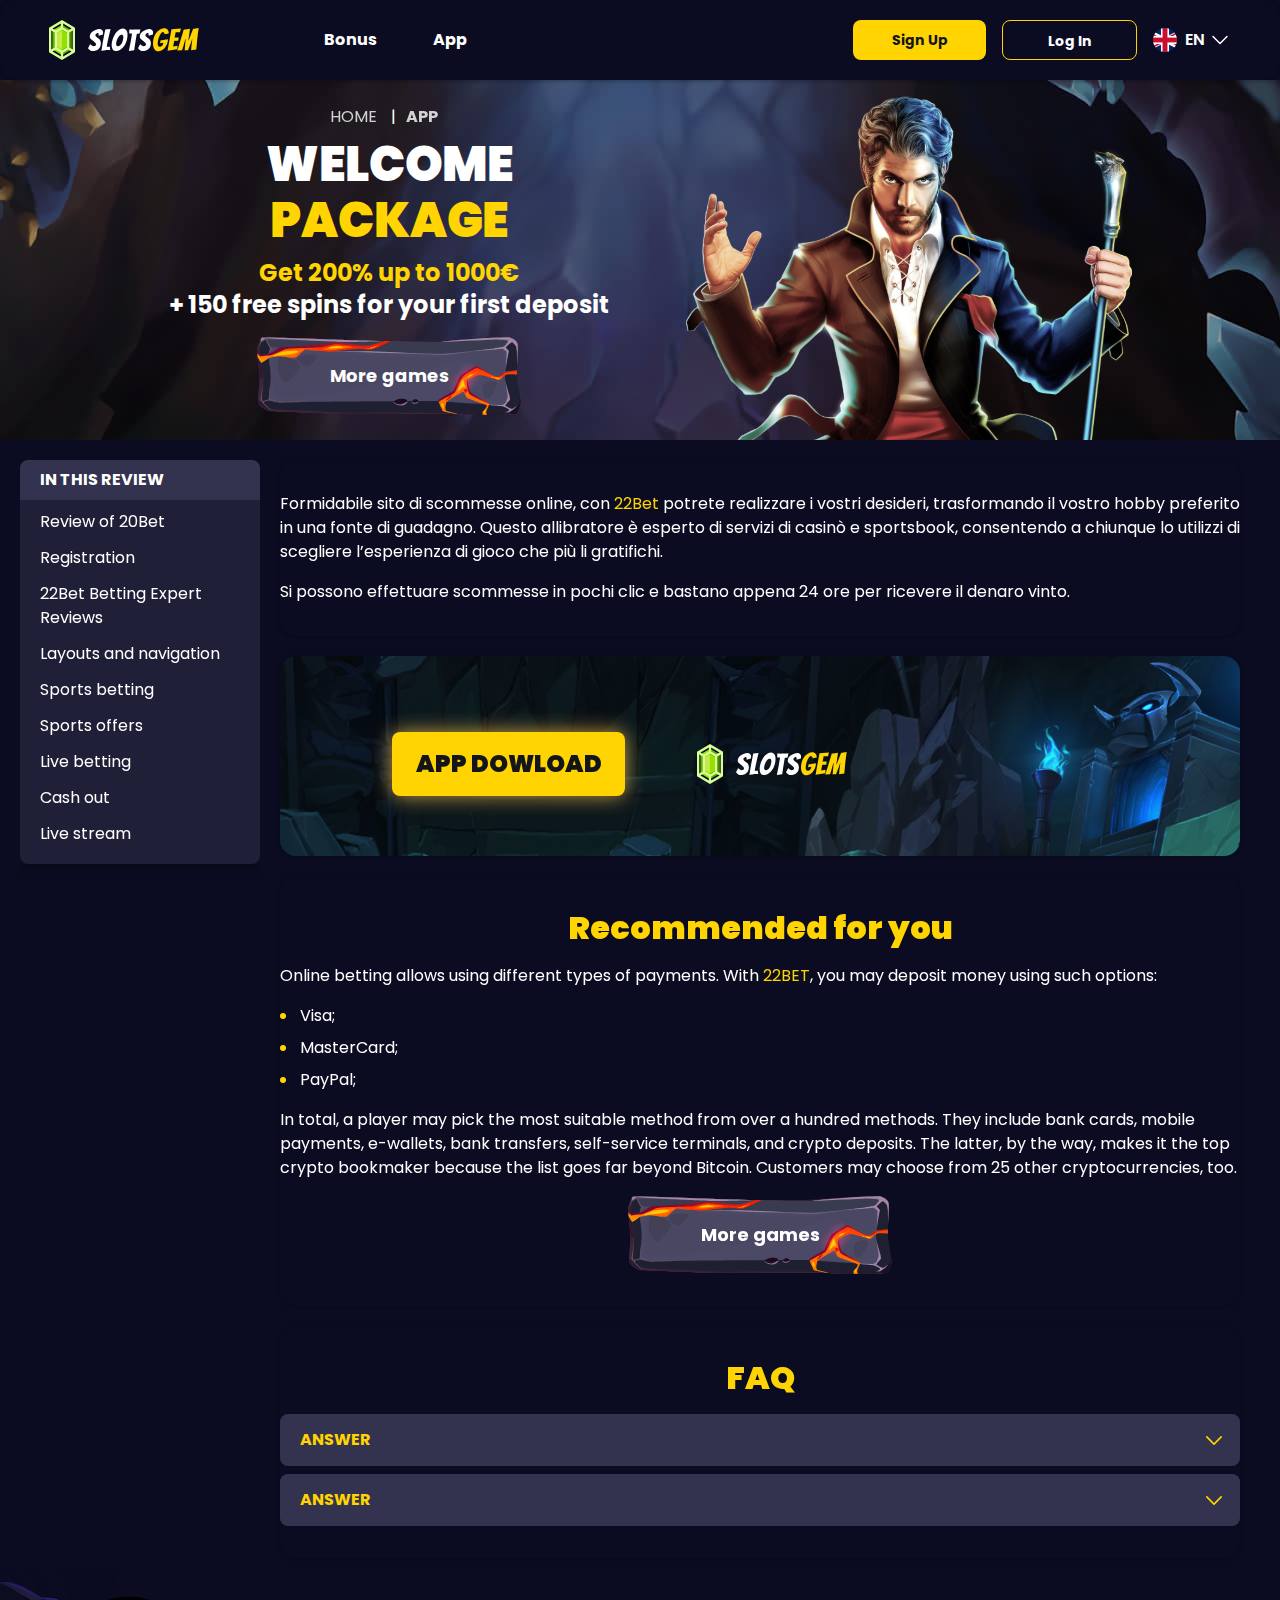
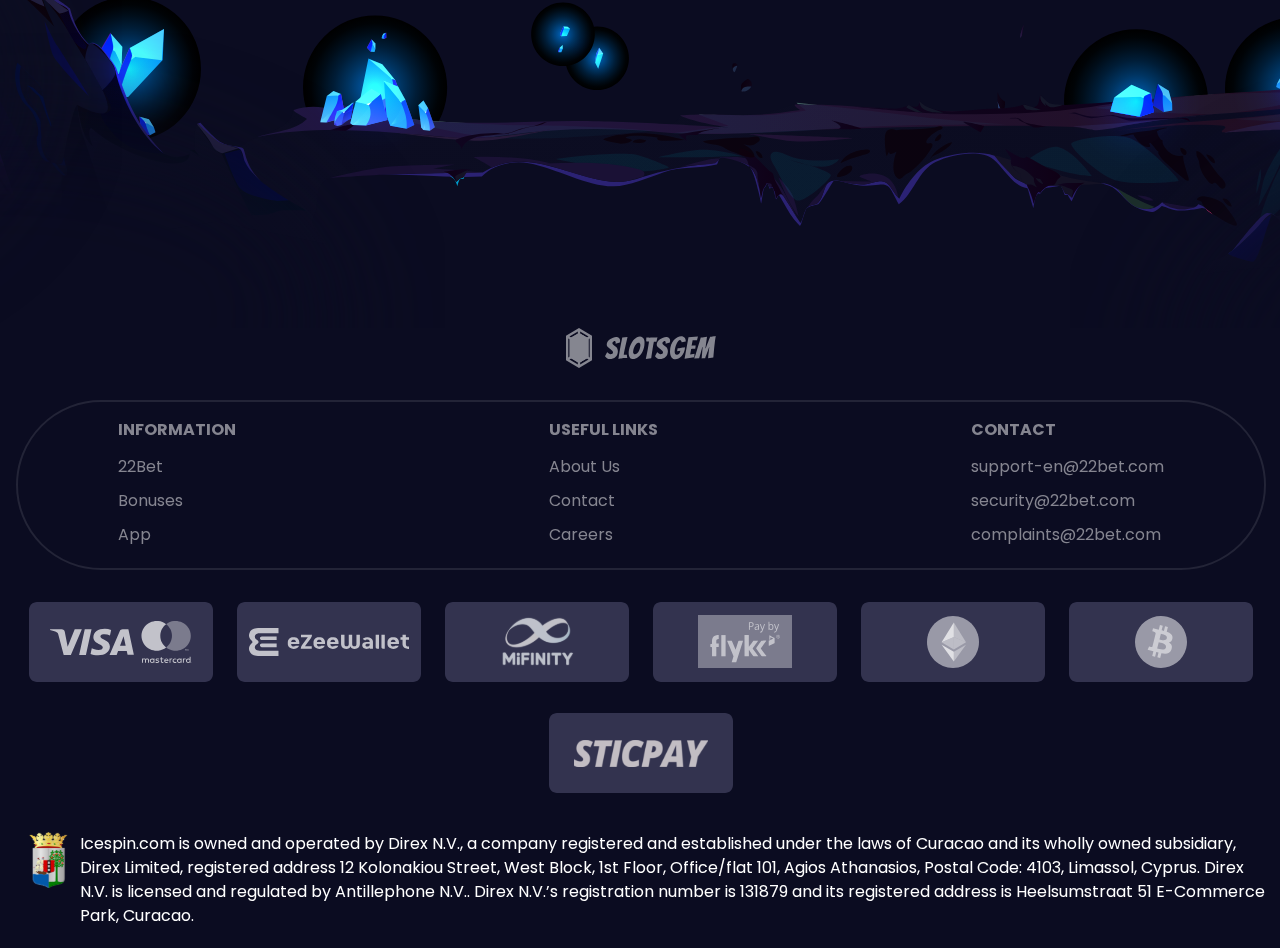
<file: app.html>
<!DOCTYPE html>
<html lang="fi">
  <head>
    <meta charset="UTF-8" />
    <meta name="viewport" content="width=device-width, initial-scale=1.0" />
    <title>Welcome package</title>
    <meta name="description" content="Get 200% up to 1000€
    + 150 free spins for your first deposit" />
    <meta property="og:site_name" content="Slotsgem Casino" />
    <meta property="og:title" content="Welcome package" />
    <meta property="og:type" content="website" />
    <meta property="og:url" content="http://slotsgem.fi/" />
    <meta property="og:image" content />
    <meta property="og:image:alt" content />
    <meta property="og:locale" content="fi" />
    <meta property="og:description" content="Get 200% up to 1000€
    + 150 free spins for your first deposit" />
    <link rel="preconnect" href="https://fonts.googleapis.com" />
    <link rel="preconnect" href="https://fonts.gstatic.com" crossorigin />
    <link
      href="https://fonts.googleapis.com/css2?family=Poppins:wght@400;500;600;700;900&family=Roboto&family=Roboto+Condensed:ital,wght@0,100..900;1,100..900&display=swap"
      rel="stylesheet"
    />

    <link rel="stylesheet" href="./css/reset.css" />
    <link rel="stylesheet" href="./css/main.css" />
    <link rel="stylesheet" href="./css/media.css" />
    <link rel="icon" href="./images/Crystal.svg" type="image/svg+xml" />
  </head>
  <body>
    <header class="header">
      <section class="content header__content">
        <a href="./index.html" class="logo header__logo"
          ><img src="./images/Logo.svg" alt="logo" title=""
        /></a>
        <button class="header__btn-menu">
          <svg
            width="16px"
            height="16px"
            viewBox="0 0 16 16"
            xmlns="http://www.w3.org/2000/svg"
          >
            <rect y="0" width="16" height="3" rx="1.5"></rect>
            <rect y="6.5" width="16" height="3" rx="1.5"></rect>
            <rect y="13" width="16" height="3" rx="1.5"></rect>
          </svg>
        </button>
        <nav class="menu header__menu">
          <ul class="header__menu-list">
            <li><a href="./bonuses.html">Bonus</a></li>
            <li><a href="#">App</a></li>
          </ul>
          <div class="header__btn">
            <a
              href="#"
              class="header__button header__button-signin header__btn-signin"
              >Sign Up</a
            >
            <a
              href="#"
              class="header__button header__button-login header__btn-login"
              >Log in
            </a>
          </div>
        </nav>

        <a href="#" class="header__button header__button-signin">Sign Up</a>
        <a href="#" class="header__button header__button-login">Log in </a>
        <a href="#" class="header__country">
          <span>
            <img src="./images/Flag-en.png" alt="flag" title />
          </span>
          <span>en</span>
        </a>
      </section>
    </header>
    <main class="main">
      <section class="hero hero__content">
        <div class="background hero__background">
          <img src="./images/bg.jpg" alt="hero" title />
        </div>
        <div class="hero__wrap">
          <div class="hero__data hero__data-main">
            <div>
                <ul
                class="breadcrumbs"
                itemscope
                itemtype="https://schema.org/BreadcrumbList"
              >
                <li
                  itemprop="itemListElement"
                  itemscope
                  itemtype="https://schema.org/ListItem"
                >
                  <a href="#" itemprop="item">
                    <span itemprop="name">Home</span></a
                  >
                  <meta itemprop="position" content="1" />
                </li>
                <li
                  itemprop="itemListElement"
                  itemscope
                  itemtype="https://schema.org/ListItem"
                >
                  <a itemprop="item"> <span itemprop="name">App</span></a>
                  <meta itemprop="position" content="2" />
                </li>
              </ul>
              <h1 class="title general hero__title">
                Welcome </br> <span>package</span>
              </h1>
              <p class="hero__text">
                <span>Get 200% up to 1000€</span>
                + 150 free spins for your first deposit
              </p>
              <a href="#" class="button hero__button">More games</a>
            </div>
          </div>
          <div class="hero__img">
            <img src="./images/app/bg-Char-app.svg" alt="hero" title />
          </div>
        </div>
      </section>
      <div class="main__wrapper main__wrapper-app">
        <aside class="sidebar sidebar__left">
            <div class="sidebar__desk">In this review</div>
            <ul class="sidebar__list">
              <li><a href="#">Review of 20Bet</a></li>
              <li><a href="#">Registration</a></li>
              <li><a href="#">22Bet Betting Expert Reviews</a></li>
              <li><a href="#">Layouts and navigation</a></li>
              <li><a href="#">Sports betting</a></li>
              <li><a href="#">Sports offers</a></li>
              <li><a href="#">Live betting</a></li>
              <li><a href="#">Cash out</a></li>
              <li><a href="#">Live stream</a></li>
            </ul>
          </aside>  
          <section class="content__wrapper">
            <section class="content article">
                <p>Formidabile sito di scommesse online, con <a href="#" class="article__link">22Bet</a> potrete realizzare i vostri desideri, trasformando il vostro hobby preferito in una fonte di guadagno. Questo allibratore è esperto di servizi di casinò e sportsbook, consentendo a chiunque lo utilizzi di scegliere l’esperienza di gioco che più li gratifichi.</p>
                <p>Si possono effettuare scommesse in pochi clic e bastano appena 24 ore per ricevere il denaro vinto.</p>
            </section>
            <section class=" page-nav">
                <div class=" page-nav-desk sidebar__desk">In this review</div>
             <ul class="page-nav-list sidebar__list">
               <li><a href="#">Review of 20Bet</a></li>
               <li><a href="#">Registration</a></li>
               <li><a href="#">22Bet Betting Expert Reviews</a></li>
               <li><a href="#">Layouts and navigation</a></li>
               <li><a href="#">Sports betting</a></li>
               <li><a href="#">Sports offers</a></li>
               <li><a href="#">Live betting</a></li>
               <li><a href="#">Cash out</a></li>
               <li><a href="#">Live stream</a></li>
             </ul>
           </section> 
           <section class="page-casino">
            <div class="page-casino-desk sidebar__desk">Cassino</div>
           
          
            <ul class="page-casino-cards sidebar__cards">
             <li><a href="#"><img src="./images/main/casino1.svg" alt="casino-cards" title></a></li>
             <li><a href="#"><img src="./images/main/casino2.svg" alt="casino-cards" title></a></li>
             <li><a href="#"><img src="./images/main/casino3.svg" alt="casino-cards" title></a></li>
             <li><a href="#"><img src="./images/main/casino4.svg" alt="casino-cards" title></a></li>
             <li><a href="#"><img src="./images/main/casino5.svg" alt="casino-cards" title></a></li>
             <li><a href="#"><img src="./images/main/casino6.svg" alt="casino-cards" title></a></li>
             
             
            </ul>
           </section>
            <section class="content banner__app">
                <div class="background">
                    <img src="./images/app/banner-app.svg" alt="banner" title>
                </div>
                <div class="banner__data-app">
                    <a href="#" class="button banner-btn">App Dowload</a>
                    <a href="#" class="logo banner__logo"><img src="./images/Logo.svg" alt="logo" title=""/></a>
                </div>

                
            </section>
            
            <section class="content article">
                <h2  class="title high article__title">Recommended for you</h2>
                    <p>Online betting allows using different types of payments. With <a href="#" class="article__link">22BET</a>, you may deposit money using such options:

                    </p>
                    <ul>
                        <li>Visa;</li>
                        <li>MasterCard;</li>
                        <li>PayPal;</li>
                    </ul>
                    <p>In total, a player may pick the most suitable method from over a hundred methods. They include bank cards, mobile payments, e-wallets, bank transfers, self-service terminals, and crypto deposits. The latter, by the way, makes it the top crypto bookmaker because the list goes far beyond Bitcoin. Customers may choose from 25 other cryptocurrencies, too.
                    </p>
                    <a href="#" class="button article__button">More games</a>
                

            </section>
            
        
              <section class="content faq">
                <h2 class="title high faq__title">FAQ</h2>
                <ul class="faq__list" itemscope itemtype="https://schema.org/FAQPage">
                  <li class="faq__item"  itemscope itemprop="mainEntity" itemtype="https://schema.org/Question">
                    <h3 class="title medium faq__subtitle js-button-expander"  itemprop="name">Answer
                     </h3>
                    <div  class="faq__answer js-expand-content" itemscope  itemprop="acceptedAnswer" itemtype="https://schema.org/Answer">
                      <p  itemprop="text">
                        This is Photoshop's version of Lorem Ipsum. Proin gravida nibh vel velit auctor aliquet. Aenean sollicitudin, lorem quis bibendum auctor, nisi elit consequat ipsum, nec sagittis sem nibh id elit. Duis sed odio sit amet nibh vulputate cursus a sit amet mauris. Morbi accumsan ipsum velit. Nam nec tellus a odio tincidunt auctor a ornare odio. 
                      </p>
                    </div>
                  </li>
                  <li class="faq__item"  itemscope itemprop="mainEntity" itemtype="https://schema.org/Question">
                    <h3 class="title medium faq__subtitle js-button-expander"  itemprop="name">Answer</h3>
                    <div class="faq__answer js-expand-content" itemscope  itemprop="acceptedAnswer" itemtype="https://schema.org/Answer">
                      <p  itemprop="text">
                        This is Photoshop's version of Lorem Ipsum. Proin gravida nibh vel velit auctor aliquet. Aenean sollicitudin, lorem quis bibendum auctor, nisi elit consequat ipsum, nec sagittis sem nibh id elit. Duis sed odio sit amet nibh vulputate cursus a sit amet mauris. Morbi accumsan ipsum velit. Nam nec tellus a odio tincidunt auctor a ornare odio. 
                      </p>
                    </div>
                  </li>
                  
                </ul>
              </section>   
               

          </section>
        


         
      </div>
    </main>
    <footer class="footer">
        <section class="footer__content">
            <a href="#" class="logo footer__logo"
          ><img src="./images/footer-logo.svg" alt="logo" title=""
        /></a>
        <ul class="footer__menu">
            <li>
              <div>Information</div>
              <ul class="footer__info">
                <li><a href="#">22Bet</a></li>
                <li><a href="#">Bonuses</a></li>
                <li><a href="#">App</a></li>
                
              </ul>
            </li>
           
            <li>
              <div>USEFUL LINKS</div>
              <ul class="footer__info">
                <li><a href="#">About Us</a></li>
                <li><a href="#">Contact</a></li>
                <li><a href="#">Careers</a></li>
              </ul>
            </li>
            <li>
              <div>Contact</div>
              <ul class="footer__info">
                <li><a href="#">support-en@22bet.com</a></li>
                <li><a href="#">security@22bet.com</a></li>
                <li><a href="#">complaints@22bet.com</a></li>
              </ul>
            </li>
          </ul>

          <ul class="footer__cards">
            <li><a href="#"><img src="./images/visa.svg" alt="cards" title></a></li>
            <li><a href="#"><img src="./images/ezee.svg" alt="cards" title></a></li>
            <li><a href="#"><img src="./images/mifinity.svg" alt="cards" title></a></li>
            <li><a href="#"><img src="./images/flyk.svg" alt="cards" title></a></li>
            <li><a href="#"><img src="./images/Frame.svg" alt="cards" title></a></li>
            <li><a href="#"><img src="./images/bitcoin.svg" alt="cards" title></a></li>
            <li><a href="#"><img src="./images/sticpay.svg" alt="cards" title></a></li>
          </ul>
          <div class="footer__wrap">
           <img src="./images/footer-frame.svg" alt="logo" title>
            <p>Icespin.com is owned and operated by Direx N.V., a company registered and established under the laws of Curacao and its wholly owned subsidiary, Direx Limited, registered address 12 Kolonakiou Street, West Block, 1st Floor, Office/flat 101, Agios Athanasios, Postal Code: 4103, Limassol, Cyprus. Direx N.V. is licensed and regulated by Antillephone N.V.. Direx N.V.’s registration number is 131879 and its registered address is Heelsumstraat 51 E-Commerce Park, Curacao.</p>
          </div>
        </section>


    </footer>
    <script src="./js/sidebar.js"></script>
    <script src="./js/expander.js"></script>
   
    <script src="./js/mobile-menu.js"></script>
  </body>
</html>
</file>
<file: css/main.css>
body {
  display: block;
  position: relative;
  width: 100%;
  background: #0b0c21;

  font-family: "Poppins", sans-serif;
  font-size: 16px;
  font-weight: 400;
  line-height: 24px;
  text-align: left;
  color: #ffffff;
  overflow-x: hidden;
}

.content {
  display: block;
  position: relative;
  width: 100%;
  max-width: 984px;
  overflow: hidden;
  border-radius: 16px;
  background: #0b0c21;
  box-shadow: 0px 1px 3px 1px #00000033;
 


  padding: 32px 0;
  margin: 0 auto 20px auto;
}

h1,
h2,
h3,
h4,
.title {
  display: block;
  position: relative;
  font-size: 48px;
  font-weight: 900;
  line-height: 56px;
  text-align: center;
  color: #ffffff;
}

h1,
.title.general {
  text-transform: uppercase;
}

h2,
.title.high {
  display: flex;

  justify-content: center;
  align-items: center;
  font-size: 32px;
  line-height: 40px;
  text-align: center;
  color: #ffd400;

  margin-bottom: 16px;
}

h3,
title.medium {
  font-size: 16px;
  font-weight: 700;
  line-height: 24px;
  text-align: center;
}

article > *,
.article > *,
.desk > * {
  margin-top: 16px;
}

article > *:first-child,
.article > *:first-child,
.desk > *:first-child {
  margin-top: 0 !important;
}

article > h2,
.article > h2,
.desk > h2 {
  margin-top: 32px;
}

article > h3,
.article > h3,
.desk > h3 {
  margin-top: 16px;
}

.button {
  position: relative;
  display: flex;
  align-items: center;
  justify-content: center;
  /* min-width: 264px; */
  width: 264px;
  height: 78px;
  
  background: url(../images/button-register.svg) no-repeat center center /
    contain;
  overflow: hidden;
  font-size: 18px;
  font-weight: 700;
  line-height: 26px;
  text-align: center;
  text-decoration: none;
  
  color: #ffffff;
  white-space: nowrap;
  cursor: pointer;
  
  margin: 0 auto;
  transition: all 0.5s;
}

.button:hover {
  transform: scale(1.1);
}

.header__button {
  position: relative;
  min-width: 132px;
  height: 40px;
  font-size: 14px;
  font-weight: 700;
  line-height: 24px;
  text-align: center;
  text-decoration: none;
  text-transform: capitalize;
  border-radius: 8px;
  white-space: nowrap;
  cursor: pointer;
  margin: 0 auto;
  transition: all 0.5s;
}

.header__button-signin {
  background: #ffd400;
  color: #13151b;
  padding: 8px 38.5px;
  margin-left: auto;
  margin-right: 16px;
}

.header__button-signin:hover {
  background: none;
  border: 1px solid #ffd400;
  color: #ffffff;
}

.header__button-login {
  background: none;
  border: 1px solid #ffd400;
  color: #ffffff;
  padding: 8px 44.5px;
  margin-left: 0;
  margin-right: 16px;
}

.header__button-login:hover {
  background: #ffd400;
  color: #13151b;
}

.header,
.main,
.footer {
  display: flex;
  position: relative;
  justify-content: space-between;
  align-items: center;
  width: 100%;

  margin: 0 auto;
}

.background,
.hero__background {
  display: block;
  position: absolute;
  bottom: 0;
  left: 0;
  height: 100%;
  width: 100%;
  overflow: hidden;
}

.background img,
.hero__background img {
  position: relative;
  width: 100%;
  height: 100%;
  object-fit: cover;
  
}
.images img {
  
  width: 100%;
  height: 100%;
  overflow: hidden;
}

/* -------------------HEADER---------------- */

.header {
  position: fixed;
  top: 0;
  left: 0;
  right: 0;

  background: #0b0c21;

  z-index: 100;
}

.header__content {
  display: flex;
  align-items: center;
  flex-direction: row;
  max-width: 1600px;
  max-height: 80px;

  background: #0b0c21;
  padding: 20px 48px;
  margin-bottom: 0;
}

.logo {
  display: block;
  position: relative;
  flex: 0 0 152px;
  margin-right: 108px;
  padding: 20px 0;
  transition: all 0.5s;
}

.logo:hover {
  transform: scale(1.2);
}

.logo img {
  display: block;
  position: relative;
  width: auto;
  max-height: 40px;
  margin: 0 auto;
}

.header__menu {
  display: flex;
  white-space: nowrap;
}

.header__menu-list {
  display: flex;
  flex: 1 1 auto;
  flex-direction: row;
  justify-content: center;
  align-items: center;
  white-space: nowrap;
}

.header__menu-list li {
  display: block;
  text-align: left;
  font-weight: 700;
  line-height: 24px;

  transition: all 0.5s;
}

.header__menu-list li a {
  display: block;
  color: #ffffff;
  padding: 20px 0;
  padding: 8px 16px;
}

.header__menu li a:hover {
  color: #ffd400;
}

.header__menu-list li + li {
  margin-left: 24px;
}

.header__country {
  display: flex
  ;
      align-items: center;
      gap: 4px;
  color: #ffffff;
  text-transform: uppercase;
  font-weight: 600;
  white-space: nowrap;
  transition: all 0.5s;
  padding: 20px 20px 20px 0;
}

.header__country span {
  display: inline-block;
}

.header__country span:last-child::after {
  content: "";
  display: block;
  position: absolute;
  right: 0;
  top: 50%;
  transform: translateY(-50%);
  width: 24px;
  height: 24px;
  background: url(../images/flag-arrow.svg) no-repeat center center / contain;
}

.header__country span:last-child {
  margin-right: 8px;
}

.header__country:hover {
  color: #ffd400;
}

.header__country img {
  width: 24px;
  height: 24px;
  vertical-align: middle;
  margin-right: 4px;
}

.header__btn {
  display: none;
}
/* -------------- header__btn-menu-----------*/

.header__btn-menu {
  display: block;
  flex: 0 1 auto;
  min-width: 0;
  background: #0b0c21;

  padding: 15px;
  margin-left: 15px;
  order: 3;
}

svg {
  position: relative;
  fill: #ffd400;
  line-height: 1;
  vertical-align: 1;
}

.header__btn-menu {
  display: none;
}

/* ----------main----------- */
.main {
  /* position: relative;
  display: block; */
  display: block;
  flex-direction: column;
  top: 80px;
  max-width: 100%;
  padding: 0;
  padding-bottom: 70px;
}

.content__wrapper {
  display: block;
  position: relative;
  max-width: 984px;
  width: 100%;
  flex: 1 1 100%;

  margin: 0 20px auto 20px;
}

.main__wrapper {
  display: flex;
  position: relative;
  flex: 1 1 100%;
  flex: 0 1 calc(100% - 240px * 2 - 10px * 2);
  justify-content: center;
  align-items: stretch;
  max-width: 1600px;
  padding: 20px 20px 0 20px;
  margin: 0 auto;
}
/* ------------hero----------- */

/* .hero__img {
  flex: 1 1 570px;
} */

.hero__img img {
  display: block;
  position: relative;
  margin: 0 0 0 auto;
}

.hero {
  position: relative;

  width: 100vw;

  height: 360px;

  background: linear-gradient(
    to right,
    rgba(23, 25, 35, 0.8) 100%,
    rgba(23, 25, 35, 0.6) 40%,
    rgba(23, 25, 35, 0.2) 70%,
    rgba(23, 25, 35, 0.8) 80%
  );

  padding: 0;

  padding-left: calc(50% - (1140px / 2));
  padding-right: calc(50% - (1140px / 2));
  padding-left: calc(50% - (984px / 2));
  padding-right: calc(50% - (984px / 2));
}

.hero__wrap {
  display: flex;
  align-items: center;
  justify-content: space-between;
}

.hero__data {
  display: flex;
  position: relative;
  justify-content: center;
  width: 50%;
  max-width: 482px;
  padding: 25px 20px;
}

.hero__rating,
.hero__text {
  position: relative;
  display: flex;
  justify-content: center;

  margin-bottom: 8px;
}

.hero__rating p {
  font-weight: 600;
  margin-right: 6px;
}

.hero__rating span {
  font-weight: 600;

}


.hero__title span,
.hero__text span {
  color: #ffd400;
}

.hero__text {
  flex-direction: column;
  align-items: center;
  font-size: 24px;
  line-height: 32px;
  font-weight: 700;
  margin-bottom: 16px;
  margin-top: 8px;
}


/* -----------sidebar---------- */
.sidebar {
    position: sticky;
    flex: 0 0 240px;
  
    top: 100px;
    bottom: 20px;
    align-self: stretch;
    height: calc(100vh - 80px);
    overflow: auto;
  }
  
  .sidebar__left,.sidebar__right  {
   
    border-radius: 8px;
  }
  
  .sidebar__left-app,.sidebar__left-bonus{
    margin-right: 20px;
  }
  
  
  .sidebar__desk {
    color: #ffffff;
    background: #33334F;
    text-transform: uppercase;
    text-align: left;
    cursor: pointer;
    padding:8px 20px;
    font-weight: 700;
  }
  
  
  
  
  
  .sidebar__list {
   
    padding: 8px 0 16px 0;
    border-bottom-left-radius: 8px;
    border-bottom-right-radius: 8px;
  }
  
  .sidebar__list, .sidebar__cards  {
    border-bottom-left-radius: 8px;
    border-bottom-right-radius: 8px;
    background: #1F2038;
  
    box-shadow: 0px 4px 10px 0px #00000040;

  
    overflow: hidden;
  }
  
  
  
  
  .sidebar__list li a {
    display: block;
    font-size: 16px;
    font-weight: 400;
    line-height: 24px;
    color: #ffffff;
    padding: 2px 20px;
  }
  
  .sidebar__list li +li {
    margin-top: 8px;
  }
  
  
  
  .sidebar__list li a:hover {
    font-weight: 700;
    color:#FFD400;
  
  }
  
  .sidebar__cards {
    display: flex;
    flex-direction: row;
    justify-content: center;
    flex-wrap:  wrap;
    gap: 8px;
    padding: 8px;
    
  }
  
  .sidebar__cards li a img{
    display: block;
    width: 100%;
    height: 100%;
  }
  
  .page-nav {
    display: none;
    
    padding: 0;
    margin-bottom: 20px;
    
  }
  
  
  
  .page-nav-desk{
    position: relative;
    text-align: left;
    border-radius: 8px;
    padding-right: 40px;
    cursor: pointer;
  
  }
  
   .page-nav-desk::after {
    content: "";
    display: inline-block;
    position: absolute;
   top:50%;
   transform: translateY(-50%);
    right: 19px;
    width: 32px;
    height: 32px;
    background: url(../images/faqDown.svg);
    transition: all 0.5s;
  }
  
  
  
   .page-nav-desk.active::after {
    background: url(../images/faqUp.svg);
    transition: all 0.5s;
  }
  .page-nav-desk.active{
    border-bottom-right-radius: 0;
    border-bottom-left-radius: 0 ;
  }
  
  .page-nav-list{
    display: none;
  }
  
  
  .sidebar__list.active {
    display: block;
  }

  .page-casino{
    display: none;
    margin-bottom: 20px;
  }

  .page-casino-desk{
    border-top-right-radius: 8px;
    border-top-left-radius: 8px ;

  }

  .page-casino .page-casino-cards {
    justify-content: space-evenly;
  }
  
  /*-----------features-----------  */
  .features__list{
    display: flex;
    width: 100%;
    gap: 20px;
  }

  .features__list-info{
    flex: 1  1 calc(50% - 20px);

  }
  
  .features__list-info li, .features__list-info table tr{
    position: relative;
    background: #33334F;
    padding: 9px 20px;
  }

  .features__list-info li{
    padding-left: 60px;
  }

  .features__list-info li::before{
    content:'';
    display: block;
    position: absolute;
    width: 20px;height: 20px;
    left: 20px;
    top:50%;
    transform: translateY(-50%);
    background: url(../images/roulette.svg);

  }

  .features__list-info table tr{
    display: flex;
   
  }

  .features__list-info li + li, .features__list-info table tr + tr{
    margin-top: 2px;
  }

  .features__list-info li:first-child,  .features__list-info table tr:first-child{
    border-top-left-radius: 8px;
    border-top-right-radius: 8px;
  }
  .features__list-info li:last-child,  .features__list-info table tr:last-child{
    border-bottom-left-radius: 8px;
    border-bottom-right-radius: 8px;
  }
  table{
    width: 100%;display: flex;
    flex-direction: column;
  }
  table tbody{
    display: flex;
    flex-direction: column;
  }

  table tr td{
    width: 50%;
  }

  table tr td:first-child{
    font-weight: 700;
  }


/* --------banner------- */
.banner__img {
  position: relative;
}

.banner__data {
  position: relative;
  display: flex;
    flex-direction: column;
    align-items: center;
  max-width: 360px;
  padding-bottom: 33px;
}
.banner{
    max-height: 280px;
    border: 4px solid #A88086;
    border-radius: 8px;
    box-shadow: 0px 0px 20px 0px #F7BE4ECC;

    padding: 33px 40px;
   
}

.banner__content{
    position: relative;
    display: flex;
    bottom: 10px;
;
    
    justify-content: space-around;
    align-items: center;
}


.banner__img img {
    display: block;
    position: relative;
    margin: 0 0 0 auto;
}
.banner__data .banner__title{
    display: flex;
    flex-direction: column;
    font-size: 24px;
    line-height: 32px;
    font-weight: 700;
    color:#ffffff;
    margin-bottom: 16px;
}

.banner__data  .banner__title span{
    font-size: 32px;
    line-height: 40px;
    font-weight: 900;
    color: #FFD400;
    margin-top: 8px;

}

/* -----------article----------- */
.article__link{
    color: #FFD400;
}

.article li{
    position: relative;
    padding-left: 20px;
}

.article li::before{
    content:"";
    display: block;
    position: absolute;
    width: 6px;
    height: 6px;
    left: 0;
    top:50%;
    border-radius: 50%;
    transform: translateY(-50%);
    background: #FFD400;


}

.article li + li{
    margin-top: 8px;
}

.article__button{
    margin-top: 16px;
}

.article h3{
    color: #FFD400;
}


/* ------------ratings-------- */
.ratings__list {
    margin-top: 16px;
    display: flex;
    justify-content: space-between;
    flex-wrap: wrap;
    gap: 8px;
    margin-bottom: 16px;
  }
  
  .ratings__list li {
    display: flex;
    justify-content: center;
    flex-direction: column;
    width: calc(50% - 10px);
    background: #1F2038;
    border-radius: 8px;
    padding: 16px 20px;
  }
  
  .ratings__info {
    display: flex;
    justify-content: space-between;
    font-size: 16px;
    line-height: 24px;
    font-weight: 700;
    color: #ffffff;
    text-transform: uppercase;
    margin-bottom: 8px;
  }

  .ratings__img img + img{
    margin-left: 12px;
  }
  
  /* --------------faq--------------- */

.faq__subtitle {
    position: relative;
    font-weight: 700;
     font-size: 16px;
     line-height: 24px;
    text-align: left;
    text-transform: uppercase;
    background: #33334F;
  
    border-radius: 8px;
    color: #FFD400;
    cursor: pointer;
    padding: 14px 68px 14px 20px;
  }
  
  .faq__list li + li {
    margin-top: 8px;}
  
  
  .faq__subtitle::after {
    content: "";
    display: block;
    position: absolute;
    top: 50%;
    transform: translateY(-50%);
    right: 10px;
    width: 32px;
    height: 32px;
    background: url(../images/faqDown.svg);
    transition: all 0.5s;
  }
  
   .js-expand-content {
    display: none;
    overflow: hidden;
    transition: max-height 0.3s ease;
  } 
   
  .faq__subtitle.active::after{
    background: url(../images/faqUp.svg);
    transition: all 0.5s;
  }
 
  .faq__subtitle.active {
     border-bottom-right-radius: 0;
     border-bottom-left-radius: 0;
  }
  
  
  .faq__answer {
    background: #44446a;
    border-bottom-right-radius: 8px;
     border-bottom-left-radius: 8px;
    padding: 16px 20px;
  } 
  
  
  .faq{
    margin-bottom: 0;
  }

  /* ---------main__arrow------ */
.main__arrow {
    display: block;
  
    position: fixed;
    width: 42px;
    height: 42px;
  
    right: 20px;
  
    bottom: 20px;
    background: url(../images/ArrowUp.svg) no-repeat center center / contain;
    z-index: 100;
  }

/* ---------footer-------------- */
.footer__content{
    display: flex
;
    flex-direction: column;
    align-items: center;
    
    gap: 32px;
    max-width: 1600px;
    padding:0 32px 43px 32px;
    /* margin:  auto; */

}

.footer{
    display: flex;
    flex-direction: column;
    margin-top: 20px;
    
}

.footer::before{
    content: "";
    width: 100vw;
    height: 360px;
    background: url(../images/border.svg);
}

.footer__logo {
    display: flex
;
    max-height: 40px;
   
    padding: 0;
    margin: 0 auto;
    flex:0;
}

.footer__logo img {
    display: block;
}
  

  
  .footer__menu{
    display: flex;
    justify-content: space-between;
    background: none;
   border-radius: 100px;
   border: 2px solid #232437;
    padding: 16px 260px;
   
  }
  
  .footer__menu li div {
    font-weight: 700;
    
    text-transform: uppercase;
    color: #858590;
    cursor: pointer;
    margin-bottom: 8px;}
  
    .footer__menu li div:hover{
        color:#FFD400;
        
    }
   
  
    .footer__info li a {
      color: #858590;
      display: block;
      padding: 5px 0;
      transition: all 0.5s;
      white-space: nowrap;
    }
  
    .footer__info li a:hover {
      color:#FFD400;
    }

    .footer__cards{
        display: flex;
        flex-wrap: wrap;
        justify-content: center;
        gap: 24px
    }
    .footer__cards li a{
        display: block;
    }

    .footer__cards li{
        transition: all 0.5s;
    }

    .footer__cards li:hover{
        transform: scale(1.1);
        
    }

    .footer__cards img {
      width: 100%; 
      height: auto; 
      /* width: 184px;
      height: 80px; */
    }

    .footer__wrap{
        display: flex;
        justify-content: space-between;
        align-items: flex-start;
    }

    .footer__wrap img{
        display: block;
        width: 64px;
        height: 56px;
    }
  
  
  /* ---------BONUS PAGE-------------- */
.breadcrumbs {
    display: flex;
    text-align: center;
    justify-content: center;
    margin-bottom: 8px;
    white-space: nowrap;
  }
  
  .breadcrumbs li:not(:last-child) a {
    padding-left: 0;
  }
  
  .breadcrumbs li a {
    font-size: 16px;
    font-weight: 400;
    line-height: 24px;
    color: #ffffff;
    opacity: 0.8;
    text-transform: uppercase;
    padding: 10px;
  }
  
  .breadcrumbs li:first-child a:hover {
    color: #ffd400;
  }
  
  .breadcrumbs li:last-child a {
    font-weight: 700;
  }
  
  .breadcrumbs > li:not(:last-child):after {
    content: "|";
    position: relative;
  }

.banner__bonus{
    border: 4px solid #8385AF;
    box-shadow: 0px 0px 40px 0px #3793FFC2;

}

.banner__bonus-last{
    border: 4px solid #AA8FAD;
    box-shadow: 0px 0px 40px 0px #7E2F99;

}




/* -----------app-page------------ */


.banner__app{
    max-height: 200px;
    padding: 68px 112px;
}
.banner-btn{
    width: 233px;
    height: 64px;
    background: #FFD400;
    font-size: 24px;
    font-weight: 900;
    line-height: 32px;
    border-radius: 8px;
    text-transform: uppercase;
    box-shadow: 0px 0px 20px 0px #F7BE4ECC;color:#13151B;
    padding: 16px 24px ;
    margin: 0;


}

.banner__data-app{
    display: flex;
    flex-direction: row;
    align-items: center;
    gap: 71px;

}

.banner__logo{
    margin-right: auto;
}

.main__wrapper-bonus, .main__wrapper-app {
    justify-content: flex-start;
    align-items: flex-start;
}
</file>
<file: css/media.css>
@media screen and (max-width: 1393px) {
    .features__list{
        display: block;
    }
    .features__list-info  + .features__list-info {
    margin-top: 16px;
    }

    .footer__menu{
        padding-left: 100px;padding-right: 100px;
    }
    
}

@media screen and (max-width: 1125px) {
    .sidebar__left{
        display: none;
    }

    .page-nav{
        display: block;
    }
    
}

@media screen and (max-width: 958px) {
    .hero__wrap{
        display: block;
        display: flex;
        flex-direction: column;
        align-items: start;
    }
    .hero__data{
        width: 100%;
        left: 0;
        z-index: 3;
    }

    .hero__img{
        position: absolute;
        top: 0;
        /* left: 50%; */
        right: 0;
       
    }

    .hero__img img{
        z-index: 1;
    }
}



@media screen and (max-width: 905px) {
    /* -------------------------- */
    .header__menu {
      display: none;
    }
  
    .header__btn-menu {
      display: block;
      background: #0b0c21;
      border: 1px solid #ffd400;
  
      border-radius: 8px;
    }
  
    .header__btn-menu.active {
      background: #0b0c21;
    }
  
    .header__btn-menu svg {
      display: block;
      margin: 0;
    }
  
    .header__btn-menu svg rect {
      transform-origin: 50% 50%;
      transition: all 0.5s;
    }
  
    .header__btn-menu.active svg rect:nth-child(1) {
      x: -2px;
      y: 6px;
      width: 20px;
      transform: rotate(225deg);
    }
  
    .header__btn-menu.active svg rect:nth-child(3) {
      opacity: 0;
    }
  
    .header__btn-menu.active svg rect:nth-child(2) {
      x: -2px;
      y: 6px;
      width: 20px;
      transform: rotate(135deg);
    }
  
    .header__menu {
      display: none;
      position: fixed;
      top: 67px;
      left: 0;
      width: 100%;
      height: 0;
      overflow: hidden;
      background: #0b0c21;
  
      text-align: center;
      opacity: 0;
      padding: 20px 50px;
      transition: height 0.5s ease, opacity 0.5s ease;
      z-index: 100;
      overflow-y: auto;
    }
  
    .header__menu.active {
      display: block;
      height: 100vh;
      opacity: 1;
    }
  
    .header {
      z-index: 101;
    }
  
    .header__menu ul {
      display: flex;
      flex-direction: column;
      justify-content: center;
      text-align: center;
      margin-bottom: 16px;
    }
  
    .header__menu ul li {
      font-size: 14px;
      white-space: nowrap;
    }
  
    .header__menu-list li + li {
      margin-left: 0;
    }
  
    .header__menu ul li + li {
      margin-top: 10px;
    }
    .menu ul {
      gap: 5px;
    }
  
    .menu ul li:not(:last-child) {
      margin-right: 0;
    }
  
    .menu ul li a {
      padding-top: 5px;
      padding-bottom: 5px;
    }
  
    .header__btn {
      display: inline-block;
    }
  
    .header__btn a.header__btn-login,
    .header__btn a.header__btn-signin {
      display: block;
      min-width: 220px;
      margin-top: 16px;
      margin-right: 0;
      padding-left: 20px;
      padding-right: 20px;
    }
  
    .header__btn a.header__btn-signin {
      margin-top: 0;
    }
  
    /* ----------------------- */

    .sidebar__right{
        display: none;
    }

    .page-casino{
        display: block;
    }

    .content__wrapper{
        margin-right: 0;
        margin-left: 0;
    }

}
@media screen and (max-width: 797px) {

    .header__content{
        padding: 15px 20px;
    }

}

@media screen and (max-width: 777px) {
    .hero__data{
        background: rgba(0,0,0,0.5);
        max-width: 100%;
    }

    .footer__menu{
        padding-left: 50px;
        padding-right: 50px;
    }
}

@media screen and (max-width: 744px) {
    .page-casino .page-casino-cards {
        width: 100%;
        justify-content: start;
    }

    .page-casino-cards li{
        flex:0 0  calc(25% - 8px);
        max-width: calc(25% - 8px);
    }
    
}

@media screen and (max-width: 738px) {

   

    .header__button-signin{
        display: none;
    }

    .header__ligo{
        margin-right: auto;
    }

    .header__logo{
        margin-right: auto;
    }
}

@media screen and (max-width: 700px) {
    .banner__content{
        flex-direction: column;
    }

    .banner__data{
        z-index: 3;
        max-width: 100%;
        background: rgba(0,0,0,0.5);
        border-radius: 8px;
        padding: 20px 20px 30px 20px;
    }

    

    .banner__img{
        position: absolute;
        z-index: 1;
    }
}

@media screen and (max-width: 694px) {

     /* .banner__data{
        padding: 33px 40px;
     } */

    .banner__content{
        bottom: 28px;
    }

    .footer__menu{
        flex-direction: column;
        
    }

    .footer__menu li{
        text-align: center;
     }

     .footer__cards{
        gap:16px;
     }

     .footer__cards li {
        flex: 1 1 calc(33.333% - 16px); 
        max-width: calc(33.333% - 16px);}
      
      
      

     
}

@media screen and (max-width: 628px) {
    

    .page-casino-cards li{
        flex:0 0  calc(33.333% - 8px);
        max-width: calc(33.333% - 8px);
    }
}
@media screen and (max-width: 512px) {
    .page-casino .page-casino-cards{
        justify-content: space-evenly;
    }

    
}

@media screen and (max-width: 590px) {
    .ratings__list{
        flex-direction: column;
    }

    .ratings__list li{
        width: 100%;
    }
}

@media screen and (max-width: 501px) {

   

    .header__button-login{
        display: none;
    }

    .header__logo{
        flex:  0 0 120px;
    }

    .footer__cards li {
        flex: 1 1 calc(50% - 16px); 
        max-width: calc(50% - 16px);}
      
}

@media screen and (max-width: 491px) {
    .hero__title{
       font-size: 36px;
       font-weight: 700;line-height: 40px; 
    }

    .hero__data{
        padding: 28px 20px;
    }

    .hero__text{
        font-size: 28px;
        font-weight: 600;
        line-height: 30px;
        text-align: center;
    }

    /* .button{
            width: 220px;
    } */

    
}

@media screen and (max-width: 473px) {
    .hero__img img{
        min-height: 360px;
        max-height: 360px;
        max-height: 100%;
    }

    /* .hero__img{
        top: 5px;
    } */
}

@media screen and (max-width: 464px) {
    
 .hero__img{
       top: -25px;
    }
}

@media screen and (max-width: 454px) {
    

    /* .hero__img{
       top: 10px;
    } */
}

@media screen and (max-width: 445px) {
    .banner{
        padding: 0;
    }

    .banner__content{
        bottom: 0;

    }
    .banner__data{
        padding: 20px;
    }

    .banner__button{
        width: 220px;
    }
    .footer__wrap{
        flex-direction: column;
       align-items: center;
       gap:16px;
    }
    .footer__wrap p {
        text-align: center;
    }

   
}



@media screen and (max-width: 395px) {
    

    .page-casino-cards li{
        flex:0 0  calc(50% - 8px);
        max-width: calc(50% - 8px);
    }

   

   
}

@media screen and (max-width: 369px) {
    table tr td{
        width:40%;}

        table tr td:first-child{
            width: 60%;
        }

  .banner__data .banner__title{
    font-size: 22px;
    font-weight: 500;
    margin-bottom: 10px;
  }
  .banner__data .banner__title span{
    font-size: 28px;
    font-weight: 700;
    line-height: 32px;
  }
  .footer__menu{
    padding-top: 40px;
    padding-bottom: 40px;
  }
   
}

/* @media screen and (max-width: 345px) {
   
    .footer__cards li {
        flex: 1 1 100%; 
        max-width: 100%;}
} */
    
@media screen and (max-width: 350px) {
    .hero__data{
        padding: 28px 10px;
    }

    .hero__title{
        font-size: 32px;}

        .hero__text{
            font-size: 24px;
            font-weight: 500;}
}

.footer__content{
    padding: 0 14px 20px 16px;
}


/* -----------bonus-page----------- */

@media screen and (max-width: 1286px) {
    .banner__img-bonus img{
        height: 280px;
    }

     .banner__content-bonus {
        bottom: 30px;
    }
    
}

@media screen and (max-width: 1125px) {
    .main__wrapper-bonus, .main__wrapper-app{
 justify-content: center;
    }
    
}

@media screen and (max-width: 799px) {
    .banner__content-bonus .banner__data-bonus{
        padding-bottom: 10px;
        

    }
}

@media screen and (max-width: 719px) {
    .banner__content-bonus {
        bottom: 20px;
    }

    .banner__content-bonus-first{
       padding: 10px;
       bottom: 45px;
    }
}

@media screen and (max-width: 713px) {
    .banner__content-bonus-last{
        bottom: 30px;
    }
}

@media screen and (max-width: 700px) {
    
    .banner__content-bonus-last,.banner__content-bonus{
        bottom: 0;
    }
    .banner__content-bonus-first{
        bottom: 30px;
    }
}

@media screen and (max-width: 693px) {
    
    .banner__content-bonus-last,.banner__content-bonus{
        bottom: 20px;
    }
    .banner__content-bonus-first{
        bottom: 30px;
    }

}

@media screen and (max-width: 464px) {
    .banner__bonus {
        padding: 35px 20px ;
    }}

@media screen and (max-width: 444px) {
    .banner__content-bonus {
        bottom: 0;
    }

  

    .banner__content-bonus-first{
        padding: 0;
    }

    .banner__bonus {
         padding: 0}
}



/* -----------app-page----- */

@media screen and (max-width: 714px) {
.banner__app{
    padding: 20px  ;
}
.banner__data-app{
    flex-direction: column;
    gap:16px;
   
}
.banner__logo{
    margin-right: 0;
    flex: 0;
}

}
</file>
